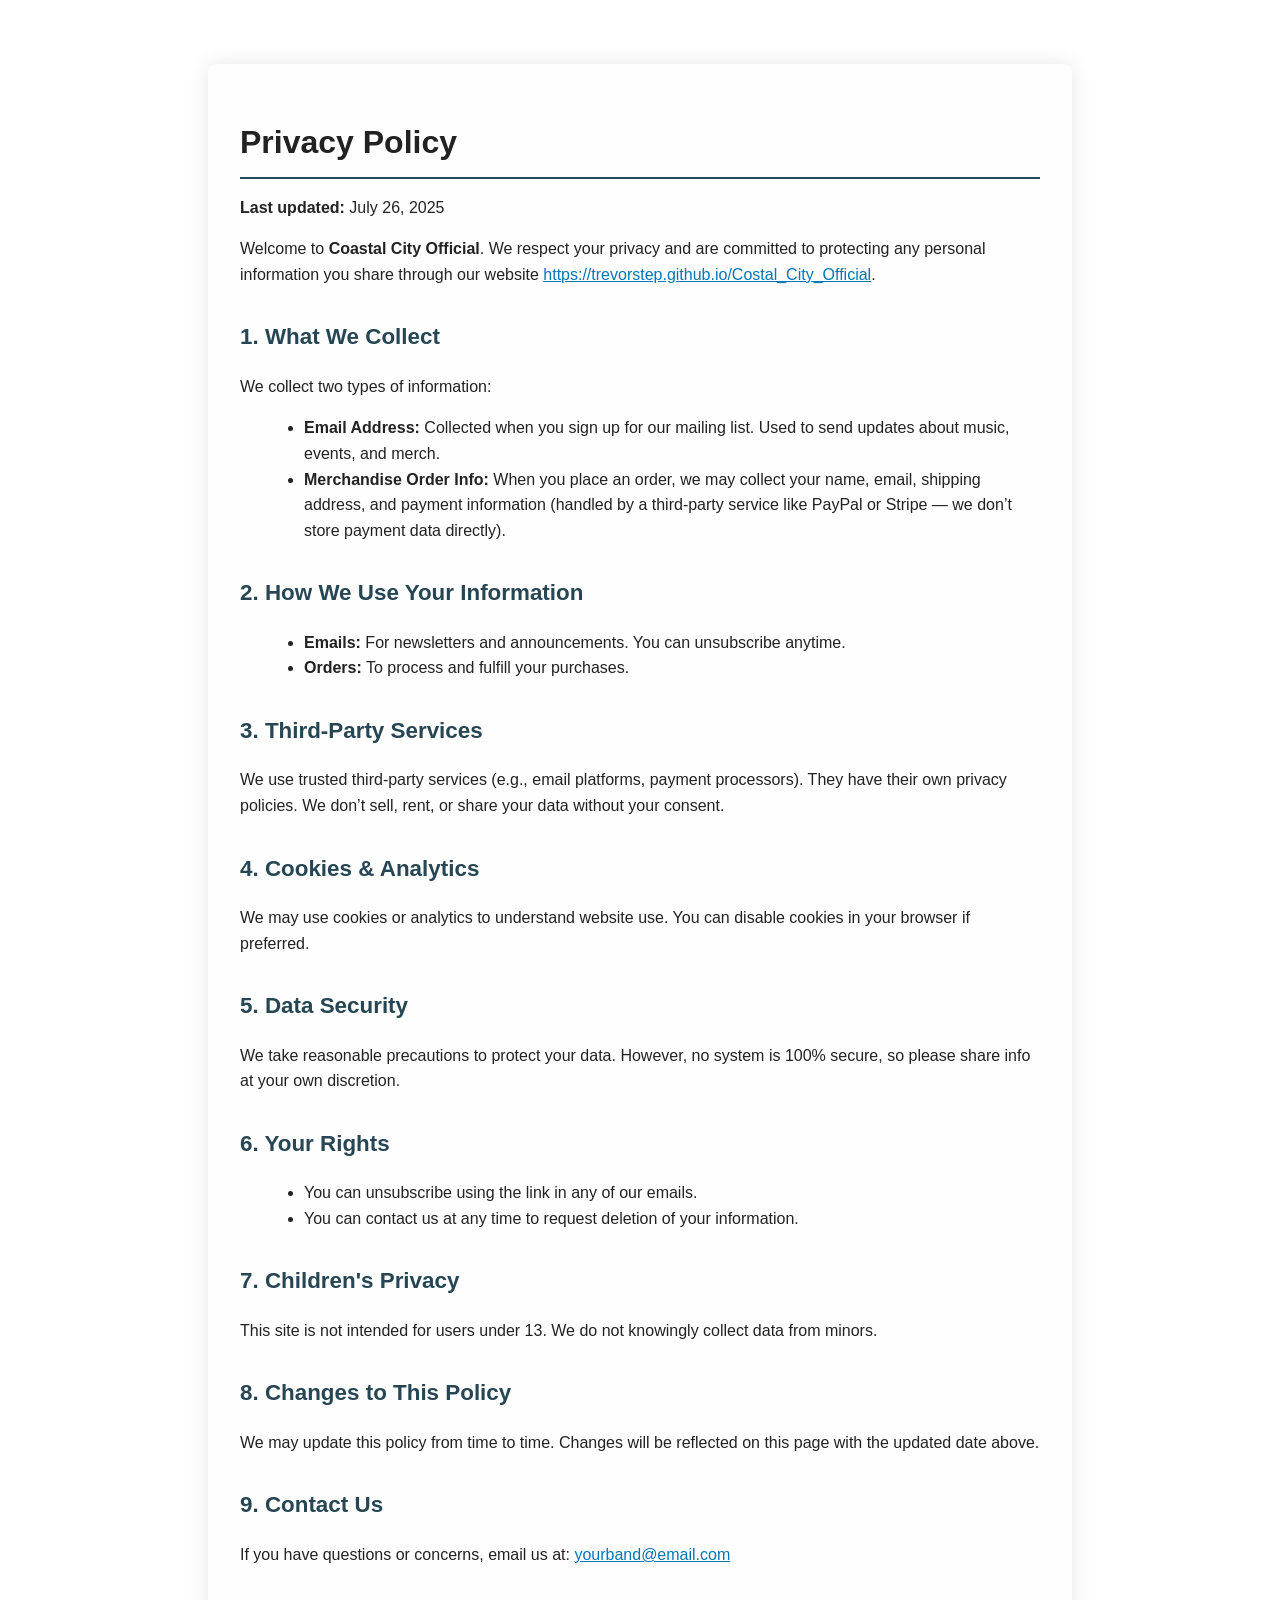
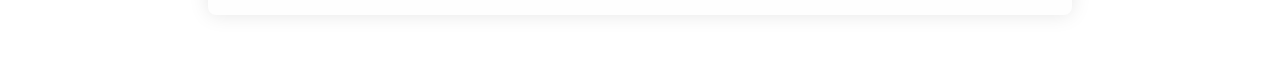
<file: privacy.html>
<!DOCTYPE html>
<html lang="en">

<head>
    <meta charset="UTF-8">
    <title>Coastal City – Home</title>
    <meta name="description"
        content="Official website of Coastal City. New album out now, tour dates, videos, and merch store.">
    <!-- Open Graph tags for rich sharing -->
    <meta property="og:title" content="Coastal City – Official Site">
    <meta property="og:description" content="New album, tour dates, and more from Coastal City.">
    <meta property="og:image" content="images/og-cover.jpg">
    <!-- Responsive design -->
    <meta name="viewport" content="width=device-width, initial-scale=1.0">
    <link rel="icon" type="image/x-icon" href="/images/coastal_small_logo_2.png">
    <link rel="stylesheet" href="styles/styles_privacy.css">
    <style>
        @import url('https://fonts.googleapis.com/css2?family=Montserrat+Alternates:ital,wght@0,100;0,200;0,300;0,400;0,500;0,600;0,700;0,800;0,900;1,100;1,200;1,300;1,400;1,500;1,600;1,700;1,800;1,900&display=swap');
    </style>
</head>

<body>
    <div class="privacy-policy">
        <h1>Privacy Policy</h1>
        <p><strong>Last updated:</strong> July 26, 2025</p>

        <p>Welcome to <strong>Coastal City Official</strong>. We respect your privacy and are
            committed to protecting any personal information you share through our website <a
                href="https://trevorstep.github.io/Costal_City_Official"
                target="_blank">https://trevorstep.github.io/Costal_City_Official</a>.</p>

        <h2>1. What We Collect</h2>
        <p>We collect two types of information:</p>
        <ul>
            <li><strong>Email Address:</strong> Collected when you sign up for our mailing list. Used to send updates
                about music, events, and merch.</li>
            <li><strong>Merchandise Order Info:</strong> When you place an order, we may collect your name, email,
                shipping address, and payment information (handled by a third-party service like PayPal or Stripe — we
                don’t store payment data directly).</li>
        </ul>

        <h2>2. How We Use Your Information</h2>
        <ul>
            <li><strong>Emails:</strong> For newsletters and announcements. You can unsubscribe anytime.</li>
            <li><strong>Orders:</strong> To process and fulfill your purchases.</li>
        </ul>

        <h2>3. Third-Party Services</h2>
        <p>We use trusted third-party services (e.g., email platforms, payment processors). They have their own privacy
            policies. We don’t sell, rent, or share your data without your consent.</p>

        <h2>4. Cookies & Analytics</h2>
        <p>We may use cookies or analytics to understand website use. You can disable cookies in your browser if
            preferred.</p>

        <h2>5. Data Security</h2>
        <p>We take reasonable precautions to protect your data. However, no system is 100% secure, so please share info
            at your own discretion.</p>

        <h2>6. Your Rights</h2>
        <ul>
            <li>You can unsubscribe using the link in any of our emails.</li>
            <li>You can contact us at any time to request deletion of your information.</li>
        </ul>

        <h2>7. Children's Privacy</h2>
        <p>This site is not intended for users under 13. We do not knowingly collect data from minors.</p>

        <h2>8. Changes to This Policy</h2>
        <p>We may update this policy from time to time. Changes will be reflected on this page with the updated date
            above.</p>

        <h2>9. Contact Us</h2>
        <p>If you have questions or concerns, email us at: <a href="mailto:yourband@email.com">yourband@email.com</a>
        </p>
    </div>
</body>
</file>
<file: styles/styles_privacy.css>
.privacy-policy {
    max-width: 800px;
    margin: 4rem auto;
    padding: 2rem;
    font-family: 'Arial', sans-serif;
    line-height: 1.6;
    background-color: #fefefe;
    color: #222;
    border-radius: 8px;
    box-shadow: 0 0 20px rgba(0,0,0,0.1);
  }

  .privacy-policy h1 {
    font-size: 2rem;
    margin-bottom: 1rem;
    border-bottom: 2px solid #264653;
    padding-bottom: 0.5rem;
  }

  .privacy-policy h2 {
    font-size: 1.4rem;
    margin-top: 2rem;
    color: #264653;
  }

  .privacy-policy p {
    margin-top: 1rem;
  }

  .privacy-policy ul {
    margin-left: 1.5rem;
    list-style-type: disc;
  }

  .privacy-policy a {
    color: #0077b6;
    text-decoration: underline;
  }

  @media (max-width: 600px) {
    .privacy-policy {
      padding: 1rem;
    }

    .privacy-policy h1 {
      font-size: 1.5rem;
    }

    .privacy-policy h2 {
      font-size: 1.2rem;
    }
  }
</file>
